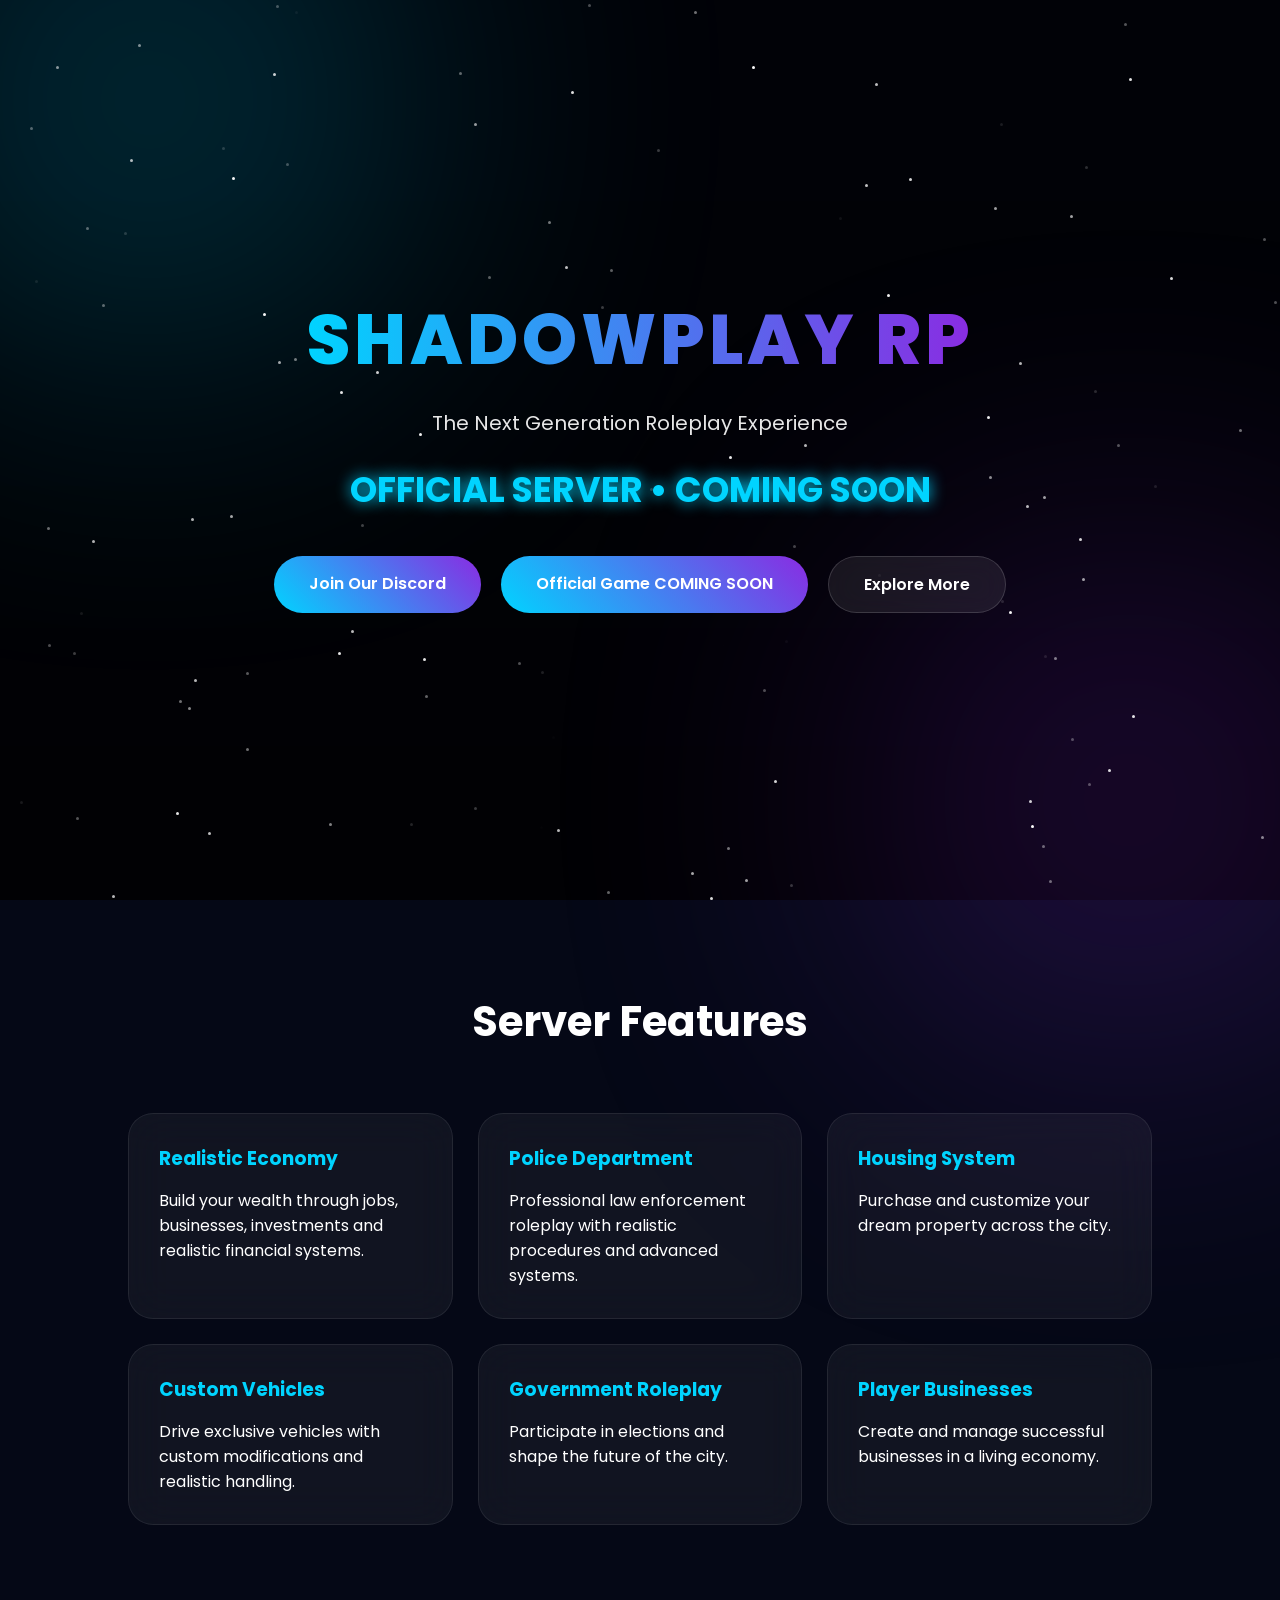
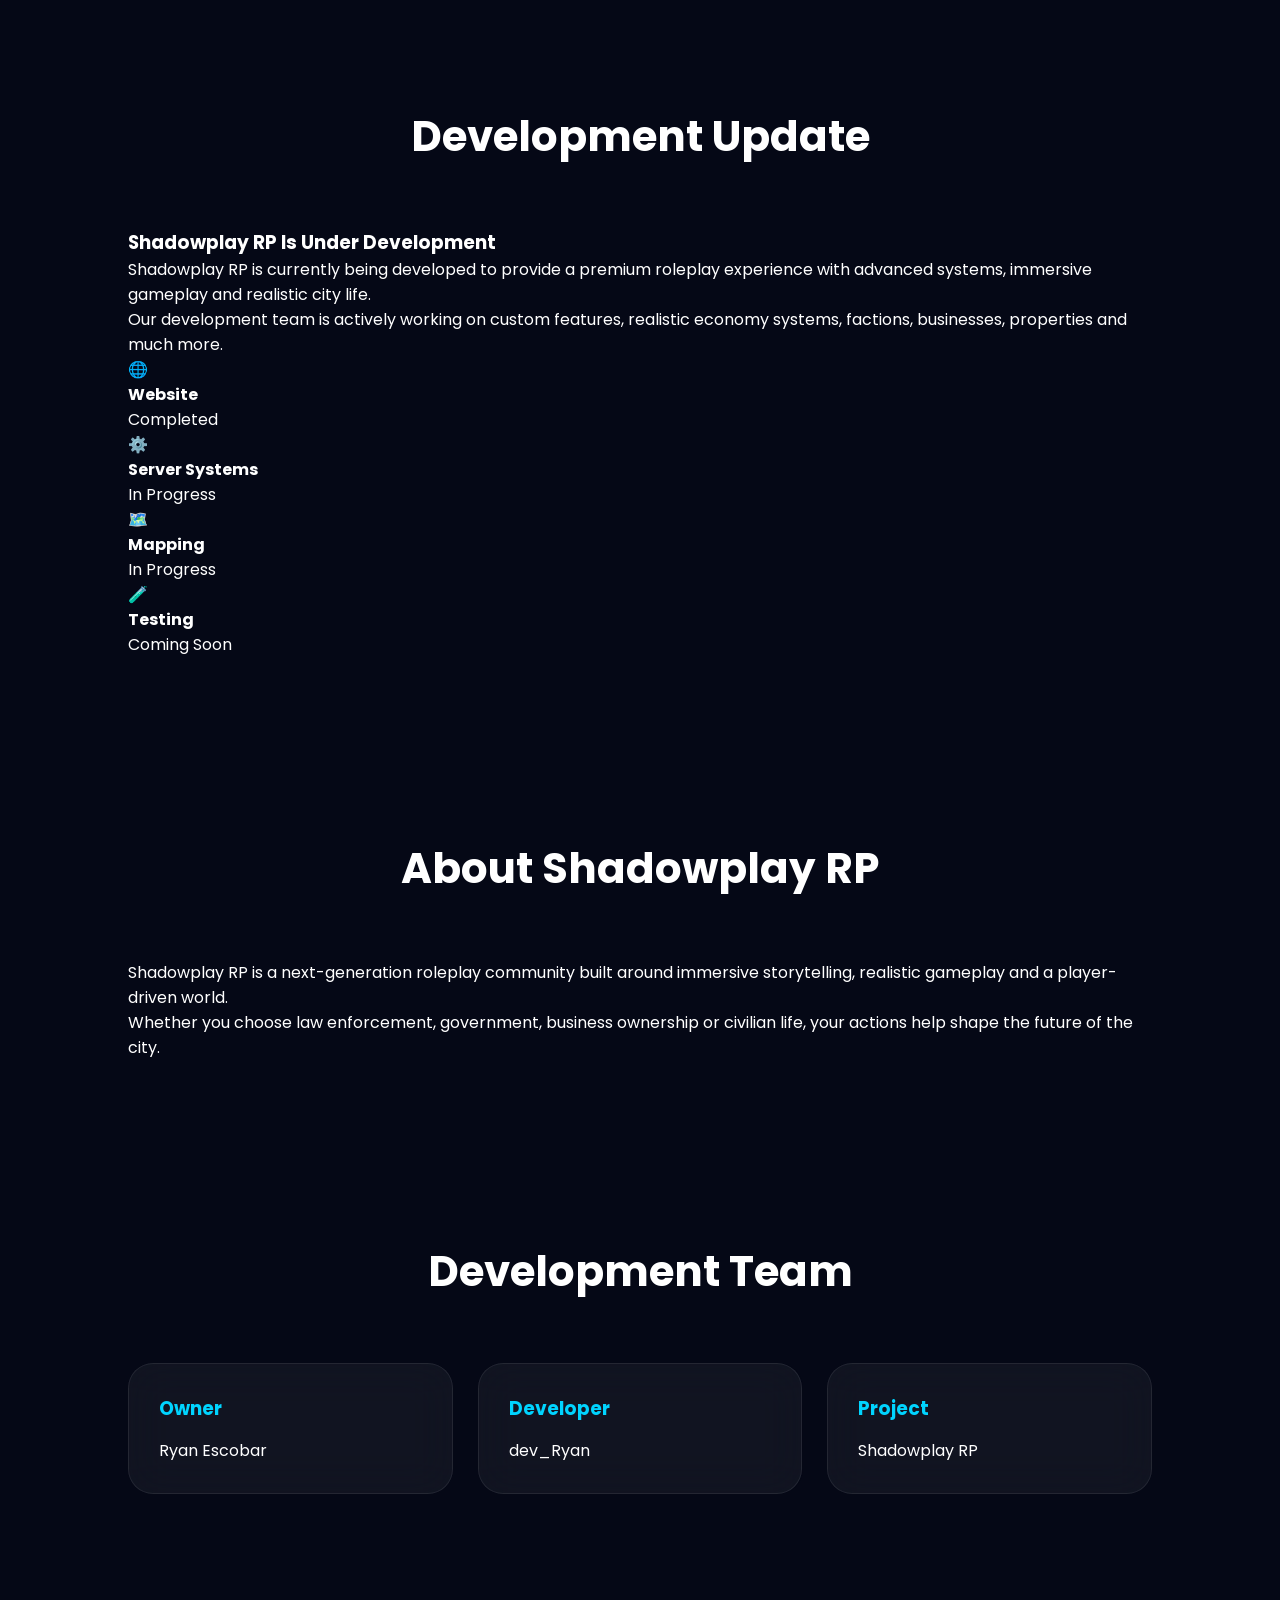
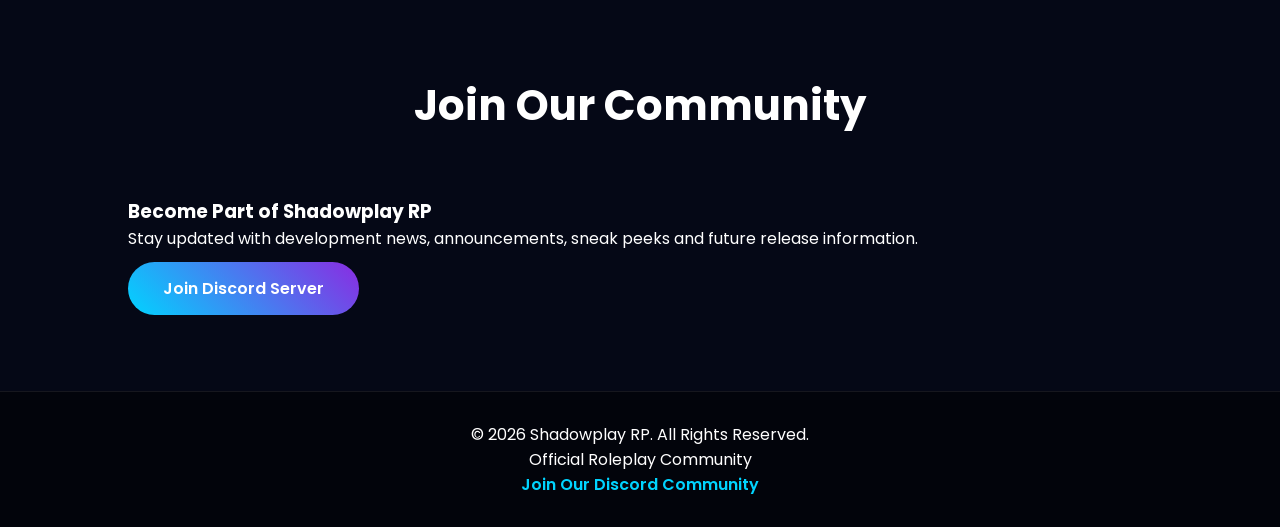
<file: index.html>
<!DOCTYPE html>
<html lang="en">
<head>
<meta charset="UTF-8">
<meta name="viewport" content="width=device-width, initial-scale=1.0">

<title>Shadowplay RP | Official Website</title>

<link rel="preconnect" href="https://fonts.googleapis.com">
<link rel="preconnect" href="https://fonts.gstatic.com" crossorigin>

<link href="https://fonts.googleapis.com/css2?family=Poppins:wght@300;400;500;600;700;800&display=swap" rel="stylesheet">

<link rel="stylesheet" href="style.css">

</head>
<body>

<!-- Neon Background -->
<div class="neon blue"></div>
<div class="neon purple"></div>

<!-- Particles -->
<div class="particles" id="particles"></div>

<!-- Hero Section -->
<section class="intro">

<h1 class="logo">SHADOWPLAY RP</h1>

<p class="subtitle">
The Next Generation Roleplay Experience
</p>

<div class="coming">
OFFICIAL SERVER • COMING SOON
</div>

<div class="btns">

<a href="https://discord.gg/D5q6NHAvq" target="_blank" class="btn discord">
Join Our Discord
</a>
<a href="#" class="btn discord">
Official Game COMING SOON 
</a>
<a href="#features" class="btn learn">
Explore More
</a>

</div>

</section>

<!-- Features -->
<section id="features" class="hidden">

<h2 class="title">Server Features</h2>

<div class="grid">

<div class="card">
<h3>Realistic Economy</h3>
<p>
Build your wealth through jobs, businesses, investments and realistic financial systems.
</p>
</div>

<div class="card">
<h3>Police Department</h3>
<p>
Professional law enforcement roleplay with realistic procedures and advanced systems.
</p>
</div>

<div class="card">
<h3>Housing System</h3>
<p>
Purchase and customize your dream property across the city.
</p>
</div>

<div class="card">
<h3>Custom Vehicles</h3>
<p>
Drive exclusive vehicles with custom modifications and realistic handling.
</p>
</div>

<div class="card">
<h3>Government Roleplay</h3>
<p>
Participate in elections and shape the future of the city.
</p>
</div>

<div class="card">
<h3>Player Businesses</h3>
<p>
Create and manage successful businesses in a living economy.
</p>
</div>

</div>

</section>

<!-- Development -->
<section class="hidden">

<h2 class="title">Development Update</h2>

<div class="development-card">

<h3>Shadowplay RP Is Under Development</h3>

<p>
Shadowplay RP is currently being developed to provide a premium roleplay experience with advanced systems, immersive gameplay and realistic city life.
</p>

<p>
Our development team is actively working on custom features, realistic economy systems, factions, businesses, properties and much more.
</p>

<div class="status-grid">

<div class="status-box">
<span>🌐</span>
<h4>Website</h4>
<p>Completed</p>
</div>

<div class="status-box">
<span>⚙️</span>
<h4>Server Systems</h4>
<p>In Progress</p>
</div>

<div class="status-box">
<span>🗺️</span>
<h4>Mapping</h4>
<p>In Progress</p>
</div>

<div class="status-box">
<span>🧪</span>
<h4>Testing</h4>
<p>Coming Soon</p>
</div>

</div>

</div>

</section>

<!-- About -->
<section class="hidden">

<h2 class="title">About Shadowplay RP</h2>

<div class="development-card">

<p>
Shadowplay RP is a next-generation roleplay community built around immersive storytelling, realistic gameplay and a player-driven world.
</p>

<p>
Whether you choose law enforcement, government, business ownership or civilian life, your actions help shape the future of the city.
</p>

</div>

</section>

<!-- Team -->
<section class="hidden">

<h2 class="title">Development Team</h2>

<div class="grid">

<div class="card">
<h3>Owner</h3>
<p>Ryan Escobar</p>
</div>

<div class="card">
<h3>Developer</h3>
<p>dev_Ryan</p>
</div>

<div class="card">
<h3>Project</h3>
<p>Shadowplay RP</p>
</div>

</div>

</section>

<!-- Join Discord -->
<section class="hidden">

<h2 class="title">Join Our Community</h2>

<div class="development-card">

<h3>Become Part of Shadowplay RP</h3>

<p>
Stay updated with development news, announcements, sneak peeks and future release information.
</p>

<br>

<a href="https://discord.gg/D5q6NHAvq" target="_blank" class="btn discord">
Join Discord Server
</a>

</div>

</section>

<!-- Footer -->
<footer>

<p>© 2026 Shadowplay RP. All Rights Reserved.</p>

<p>Official Roleplay Community</p>

<p>
<a href="https://discord.gg/D5q6NHAvq"
target="_blank"
style="color:#00d4ff;text-decoration:none;font-weight:600;">
Join Our Discord Community
</a>
</p>

</footer>

<script>

/* Animated Particles */

const particles = document.getElementById("particles");

for(let i = 0; i < 120; i++){

let particle = document.createElement("span");

particle.style.left = Math.random() * 100 + "%";
particle.style.top = Math.random() * 100 + "%";
particle.style.animationDuration = (10 + Math.random() * 15) + "s";
particle.style.opacity = Math.random();

particles.appendChild(particle);

}

/* Scroll Reveal Animation */

const observer = new IntersectionObserver(entries => {

entries.forEach(entry => {

if(entry.isIntersecting){

entry.target.classList.add("show");

}

});

});

document.querySelectorAll(".hidden").forEach(el => {

observer.observe(el);

});

</script>

</body>
</html>
</file>
<file: style.css>
*{
margin:0;
padding:0;
box-sizing:border-box;
font-family:'Poppins',sans-serif;
scroll-behavior:smooth;
}

body{
background:#050816;
color:#fff;
overflow-x:hidden;
min-height:100vh;
}

/* Animated Background */
body::before{
content:"";
position:fixed;
top:0;
left:0;
width:100%;
height:100%;
background:
linear-gradient(rgba(0,0,0,.65),rgba(0,0,0,.8)),
url("https://images.unsplash.com/photo-1514565131-fce0801e5785?q=80&w=1920");
background-size:cover;
background-position:center;
z-index:-3;
animation:zoomBg 20s ease-in-out infinite alternate;
}

@keyframes zoomBg{
from{
transform:scale(1);
}
to{
transform:scale(1.08);
}
}

/* Neon Lights */
.neon{
position:fixed;
width:500px;
height:500px;
border-radius:50%;
filter:blur(150px);
opacity:.25;
z-index:-2;
pointer-events:none;
}

.blue{
background:#00d4ff;
top:-150px;
left:-100px;
}

.purple{
background:#8a2be2;
bottom:-150px;
right:-100px;
}

/* Particles */
.particles{
position:fixed;
width:100%;
height:100%;
top:0;
left:0;
pointer-events:none;
z-index:-1;
}

.particles span{
position:absolute;
width:3px;
height:3px;
background:white;
border-radius:50%;
animation:float 15s linear infinite;
opacity:.5;
}

@keyframes float{
from{
transform:translateY(100vh);
}
to{
transform:translateY(-100vh);
}
}

/* Hero Section */
.intro{
height:100vh;
display:flex;
justify-content:center;
align-items:center;
flex-direction:column;
text-align:center;
padding:20px;
}

.logo{
font-size:70px;
font-weight:800;
letter-spacing:4px;
text-transform:uppercase;
background:linear-gradient(90deg,#00d4ff,#8a2be2);
-webkit-background-clip:text;
-webkit-text-fill-color:transparent;
animation:glow 2s infinite alternate;
}

@keyframes glow{
from{
filter:drop-shadow(0 0 10px #00d4ff);
}
to{
filter:drop-shadow(0 0 30px #8a2be2);
}
}

.subtitle{
margin-top:15px;
font-size:20px;
opacity:.9;
}

.coming{
margin-top:25px;
font-size:35px;
font-weight:700;
color:#00d4ff;
text-shadow:0 0 15px #00d4ff;
}

/* Buttons */
.btns{
margin-top:40px;
display:flex;
gap:20px;
justify-content:center;
flex-wrap:wrap;
}

.btn{
padding:15px 35px;
border-radius:50px;
text-decoration:none;
font-weight:600;
transition:.4s;
}

.discord{
background:linear-gradient(45deg,#00d4ff,#8a2be2);
color:white;
}

.learn{
background:rgba(255,255,255,.08);
backdrop-filter:blur(15px);
border:1px solid rgba(255,255,255,.15);
color:white;
}

.btn:hover{
transform:translateY(-5px);
box-shadow:0 0 25px rgba(0,212,255,.7);
}

/* Sections */
section{
padding:90px 10%;
}

.title{
font-size:42px;
text-align:center;
margin-bottom:60px;
}

/* Glass Cards */
.grid{
display:grid;
grid-template-columns:repeat(auto-fit,minmax(260px,1fr));
gap:25px;
}

.card{
background:rgba(255,255,255,.05);
backdrop-filter:blur(20px);
border:1px solid rgba(255,255,255,.08);
border-radius:25px;
padding:30px;
transition:.4s;
}

.card:hover{
transform:translateY(-10px);
box-shadow:0 0 25px rgba(0,212,255,.35);
}

.card h3{
margin-bottom:15px;
color:#00d4ff;
}

/* Countdown */
.countdown{
display:flex;
justify-content:center;
flex-wrap:wrap;
gap:20px;
}

.time{
width:140px;
height:140px;
background:rgba(255,255,255,.05);
backdrop-filter:blur(20px);
border-radius:20px;
display:flex;
align-items:center;
justify-content:center;
flex-direction:column;
border:1px solid rgba(255,255,255,.08);
}

.time h2{
font-size:42px;
color:#00d4ff;
}

/* Scroll Animation */
.hidden{
opacity:0;
transform:translateY(40px);
transition:1s;
}

.show{
opacity:1;
transform:translateY(0);
}

/* Footer */
footer{
padding:30px;
text-align:center;
background:rgba(0,0,0,.5);
border-top:1px solid rgba(255,255,255,.08);
}

/* Custom Scrollbar */
::-webkit-scrollbar{
width:10px;
}

::-webkit-scrollbar-track{
background:#050816;
}

::-webkit-scrollbar-thumb{
background:linear-gradient(#00d4ff,#8a2be2);
border-radius:20px;
}

/* Responsive */
@media(max-width:768px){

.logo{
font-size:42px;
}

.coming{
font-size:24px;
}

.title{
font-size:30px;
}

.time{
width:110px;
height:110px;
}

.time h2{
font-size:30px;
}

}
</file>
